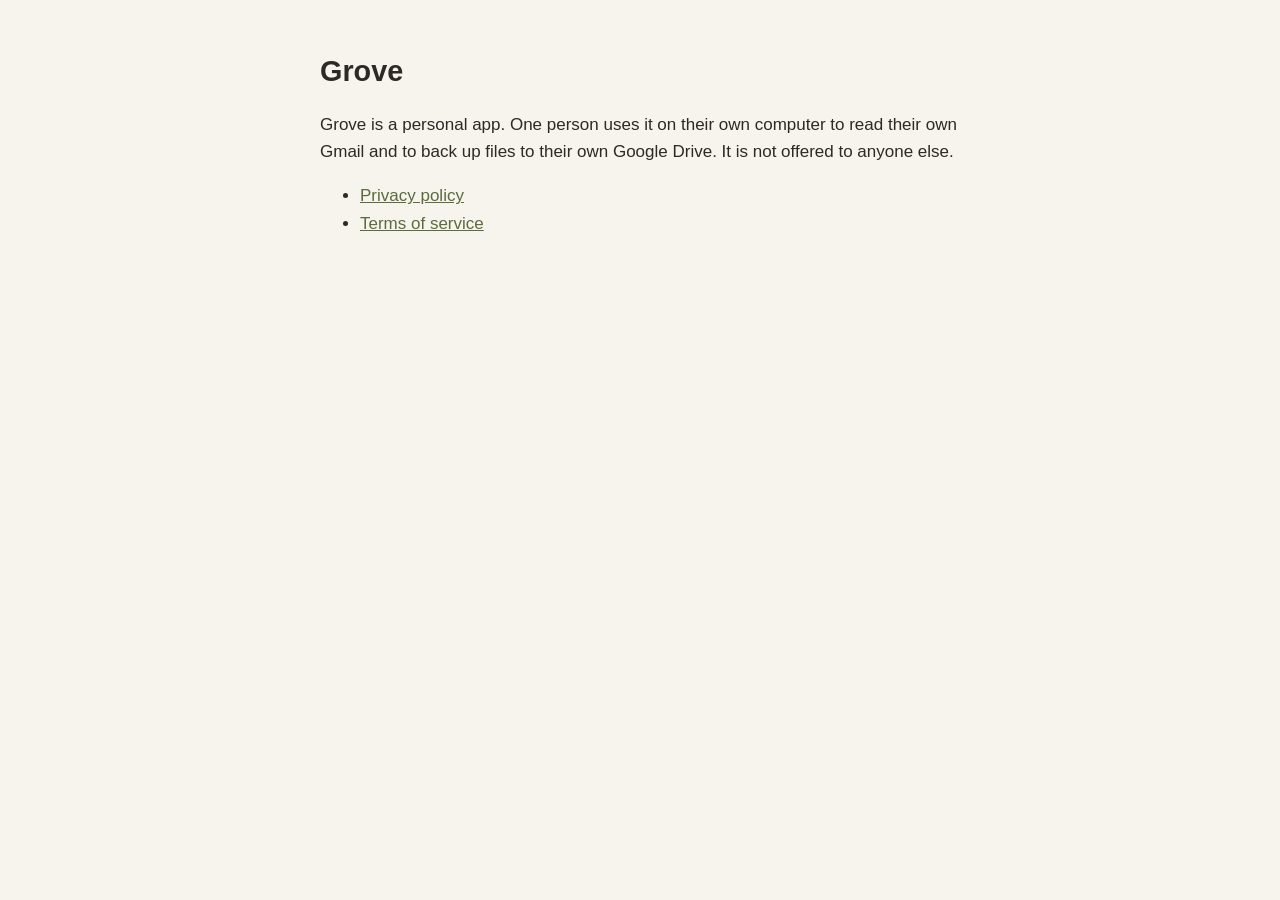
<file: index.html>
<!doctype html>
<html lang="en">
<head>
<meta charset="utf-8">
<meta name="viewport" content="width=device-width, initial-scale=1">
<title>Grove</title>
<link rel="stylesheet" href="style.css">
</head>
<body>
<main>
<h1>Grove</h1>
<p>Grove is a personal app. One person uses it on their own computer to read their own Gmail and to back up files to their own Google Drive. It is not offered to anyone else.</p>
<ul>
<li><a href="privacy.html">Privacy policy</a></li>
<li><a href="terms.html">Terms of service</a></li>
</ul>
</main>
</body>
</html>
</file>
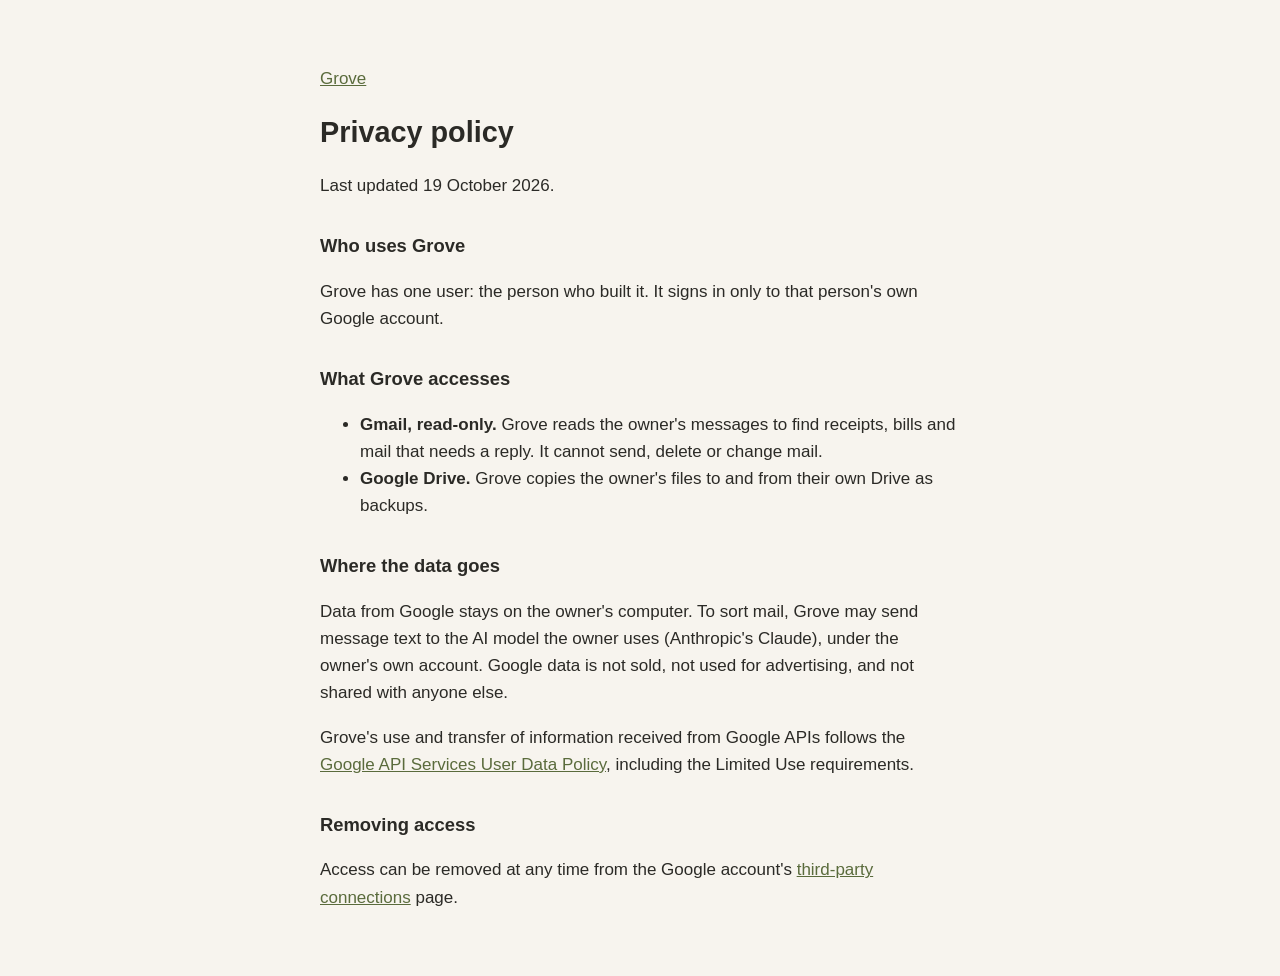
<file: privacy.html>
<!doctype html>
<html lang="en">
<head>
<meta charset="utf-8">
<meta name="viewport" content="width=device-width, initial-scale=1">
<title>Grove privacy policy</title>
<link rel="stylesheet" href="style.css">
</head>
<body>
<main>
<p><a href="index.html">Grove</a></p>
<h1>Privacy policy</h1>
<p>Last updated 19 October 2026.</p>

<h2>Who uses Grove</h2>
<p>Grove has one user: the person who built it. It signs in only to that person's own Google account.</p>

<h2>What Grove accesses</h2>
<ul>
<li><strong>Gmail, read-only.</strong> Grove reads the owner's messages to find receipts, bills and mail that needs a reply. It cannot send, delete or change mail.</li>
<li><strong>Google Drive.</strong> Grove copies the owner's files to and from their own Drive as backups.</li>
</ul>

<h2>Where the data goes</h2>
<p>Data from Google stays on the owner's computer. To sort mail, Grove may send message text to the AI model the owner uses (Anthropic's Claude), under the owner's own account. Google data is not sold, not used for advertising, and not shared with anyone else.</p>
<p>Grove's use and transfer of information received from Google APIs follows the <a href="https://developers.google.com/terms/api-services-user-data-policy">Google API Services User Data Policy</a>, including the Limited Use requirements.</p>

<h2>Removing access</h2>
<p>Access can be removed at any time from the Google account's <a href="https://myaccount.google.com/connections">third-party connections</a> page.</p>
</main>
</body>
</html>
</file>
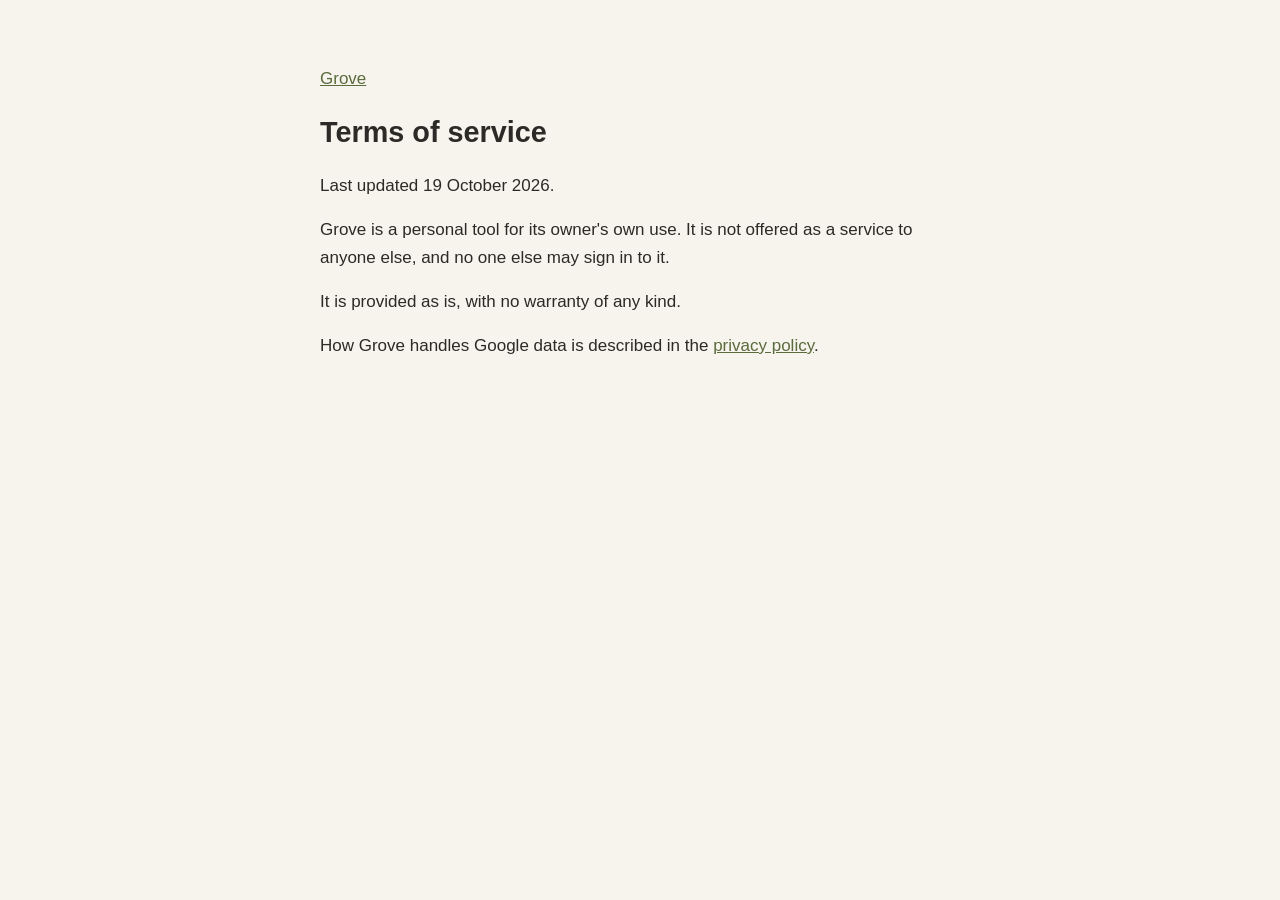
<file: terms.html>
<!doctype html>
<html lang="en">
<head>
<meta charset="utf-8">
<meta name="viewport" content="width=device-width, initial-scale=1">
<title>Grove terms of service</title>
<link rel="stylesheet" href="style.css">
</head>
<body>
<main>
<p><a href="index.html">Grove</a></p>
<h1>Terms of service</h1>
<p>Last updated 19 October 2026.</p>
<p>Grove is a personal tool for its owner's own use. It is not offered as a service to anyone else, and no one else may sign in to it.</p>
<p>It is provided as is, with no warranty of any kind.</p>
<p>How Grove handles Google data is described in the <a href="privacy.html">privacy policy</a>.</p>
</main>
</body>
</html>
</file>
<file: style.css>
:root { color-scheme: light dark; --bg: #f7f4ee; --fg: #2b2a26; --link: #5a6b3c; }
@media (prefers-color-scheme: dark) { :root { --bg: #1f1e1b; --fg: #e8e4da; --link: #b5c48f; } }
body { margin: 0; background: var(--bg); color: var(--fg); font: 17px/1.6 -apple-system, BlinkMacSystemFont, "Segoe UI", sans-serif; }
main { max-width: 640px; margin: 0 auto; padding: 48px 16px; }
h1 { font-size: 1.8rem; margin: 0 0 16px; }
h2 { font-size: 1.15rem; margin: 32px 0 8px; }
a { color: var(--link); }
</file>
